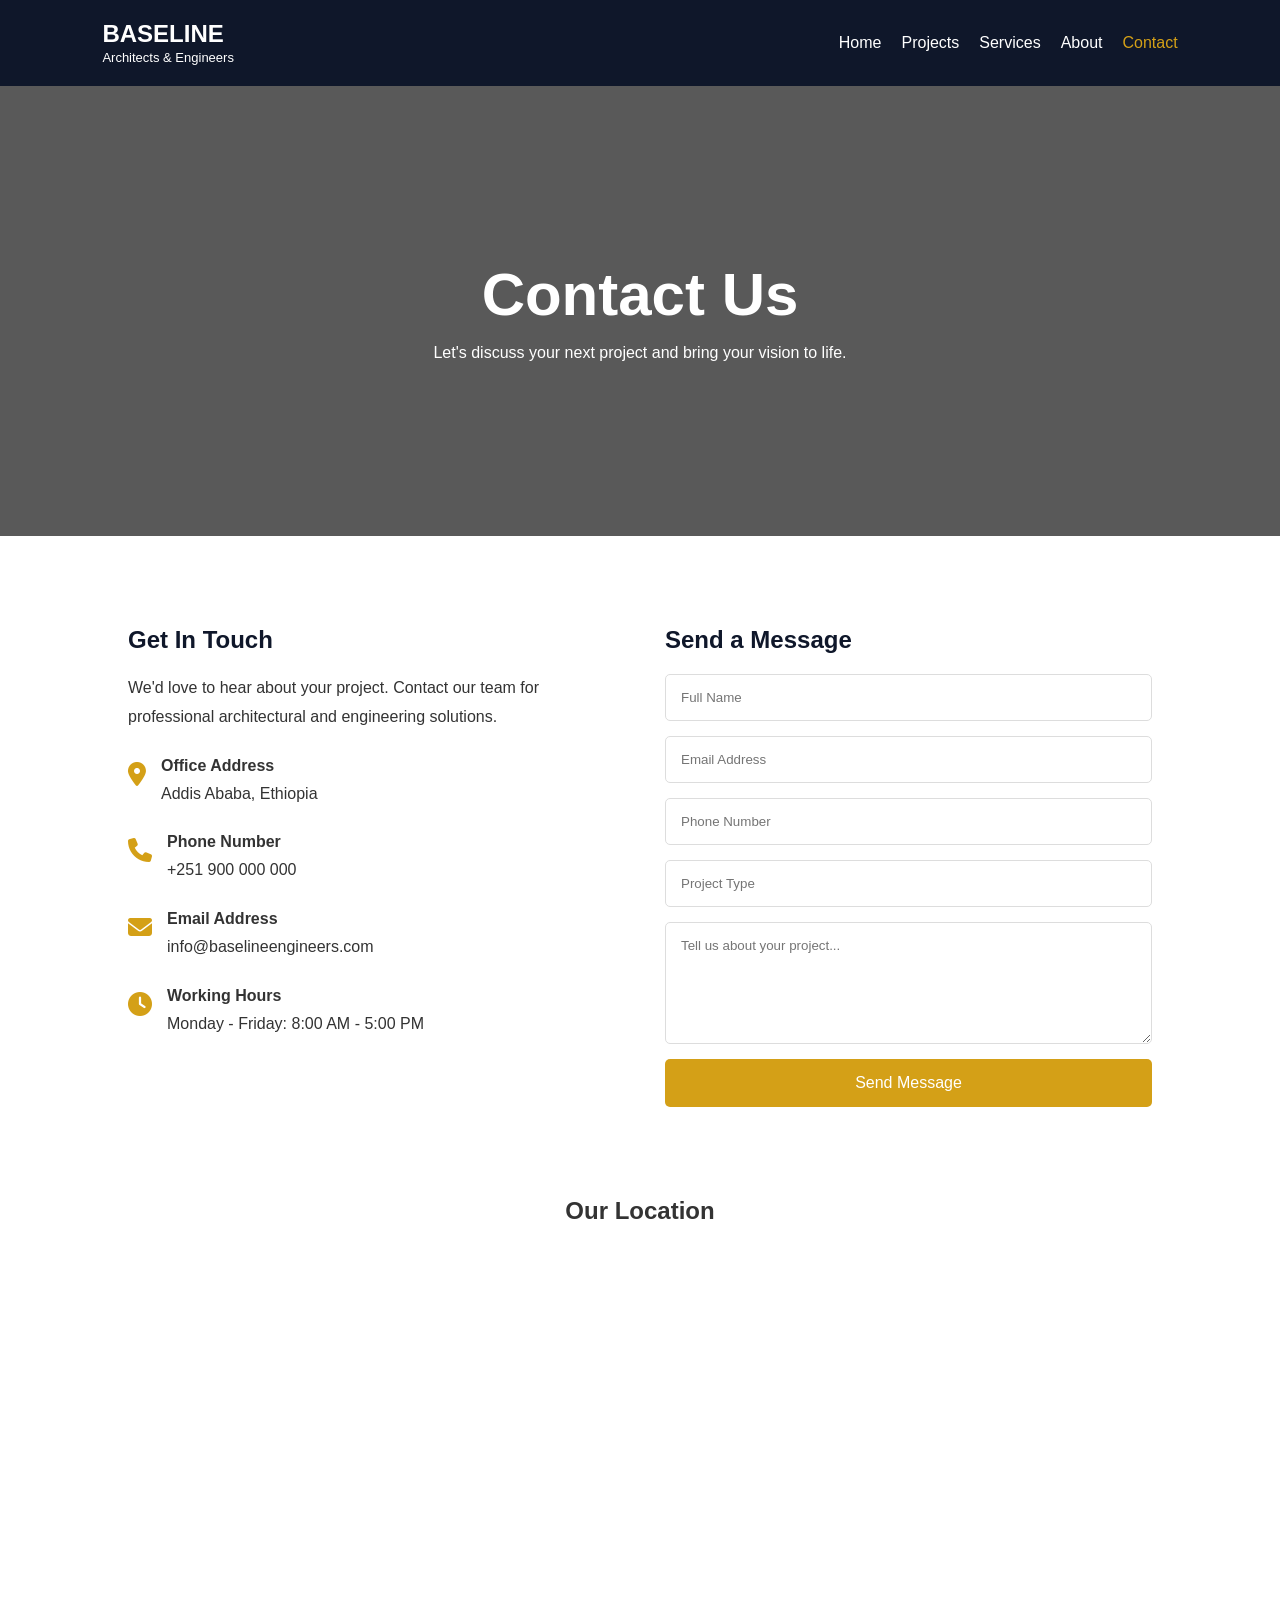
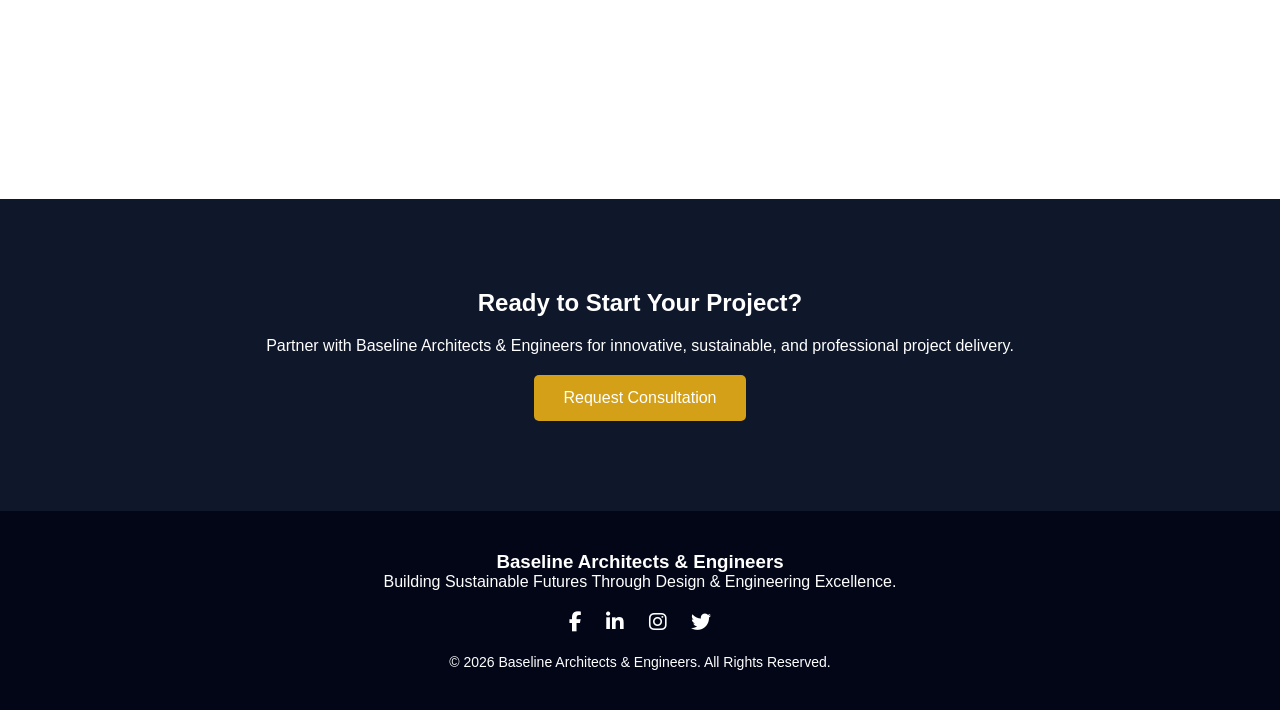
<file: contact.html>
<!DOCTYPE html>
<html lang="en">
<head>
<meta charset="UTF-8">
<meta name="viewport" content="width=device-width, initial-scale=1.0">
<title>Contact Us | Baseline Architects & Engineers</title>

<link rel="stylesheet" href="contact.css">

<link rel="stylesheet"
href="https://cdnjs.cloudflare.com/ajax/libs/font-awesome/6.5.1/css/all.min.css">

</head>
<body>

<!-- Header -->

<header>

    <div class="logo">
        <h2>BASELINE</h2>
        <span>Architects & Engineers</span>
    </div>

    <nav>
        <ul>
            <li><a href="index.html">Home</a></li>
            <li><a href="projects.html">Projects</a></li>
            <li><a href="services.html">Services</a></li>
            <li><a href="about.html">About</a></li>
            <li><a href="contact.html" class="active">Contact</a></li>
        </ul>
    </nav>

</header>

<!-- Hero Section -->

<section class="hero">

    <div class="hero-content">
        <h1>Contact Us</h1>
        <p>
            Let's discuss your next project and bring your vision to life.
        </p>
    </div>

</section>

<!-- Contact Section -->

<section class="contact-container">

    <!-- Contact Information -->

    <div class="contact-info">

        <h2>Get In Touch</h2>

        <p>
            We'd love to hear about your project. Contact our team
            for professional architectural and engineering solutions.
        </p>

        <div class="info-box">
            <i class="fas fa-map-marker-alt"></i>
            <div>
                <h4>Office Address</h4>
                <p>Addis Ababa, Ethiopia</p>
            </div>
        </div>

        <div class="info-box">
            <i class="fas fa-phone"></i>
            <div>
                <h4>Phone Number</h4>
                <p>+251 900 000 000</p>
            </div>
        </div>

        <div class="info-box">
            <i class="fas fa-envelope"></i>
            <div>
                <h4>Email Address</h4>
                <p>info@baselineengineers.com</p>
            </div>
        </div>

        <div class="info-box">
            <i class="fas fa-clock"></i>
            <div>
                <h4>Working Hours</h4>
                <p>Monday - Friday: 8:00 AM - 5:00 PM</p>
            </div>
        </div>

    </div>

    <!-- Contact Form -->

    <div class="contact-form">

        <h2>Send a Message</h2>

        <form action="#">

            <input type="text" placeholder="Full Name" required>

            <input type="email" placeholder="Email Address" required>

            <input type="text" placeholder="Phone Number">

            <input type="text" placeholder="Project Type">

            <textarea rows="6"
            placeholder="Tell us about your project..." required></textarea>

            <button type="submit">
                Send Message
            </button>

        </form>

    </div>

</section>

<!-- Google Map -->

<section class="map-section">

    <h2>Our Location</h2>

    <iframe
        src="https://www.google.com/maps?q=Addis%20Ababa%20Ethiopia&output=embed"
        allowfullscreen=""
        loading="lazy">
    </iframe>

</section>

<!-- Call To Action -->

<section class="cta">

    <h2>Ready to Start Your Project?</h2>

    <p>
        Partner with Baseline Architects & Engineers for innovative,
        sustainable, and professional project delivery.
    </p>

    <a href="#" class="btn">Request Consultation</a>

</section>

<!-- Footer -->

<footer>

    <h3>Baseline Architects & Engineers</h3>

    <p>
        Building Sustainable Futures Through Design &
        Engineering Excellence.
    </p>

    <div class="social-icons">

        <a href="#"><i class="fab fa-facebook-f"></i></a>

        <a href="#"><i class="fab fa-linkedin-in"></i></a>

        <a href="#"><i class="fab fa-instagram"></i></a>

        <a href="#"><i class="fab fa-twitter"></i></a>

    </div>

    <p class="copyright">
        © 2026 Baseline Architects & Engineers.
        All Rights Reserved.
    </p>

</footer>

</body>
</html>
</file>
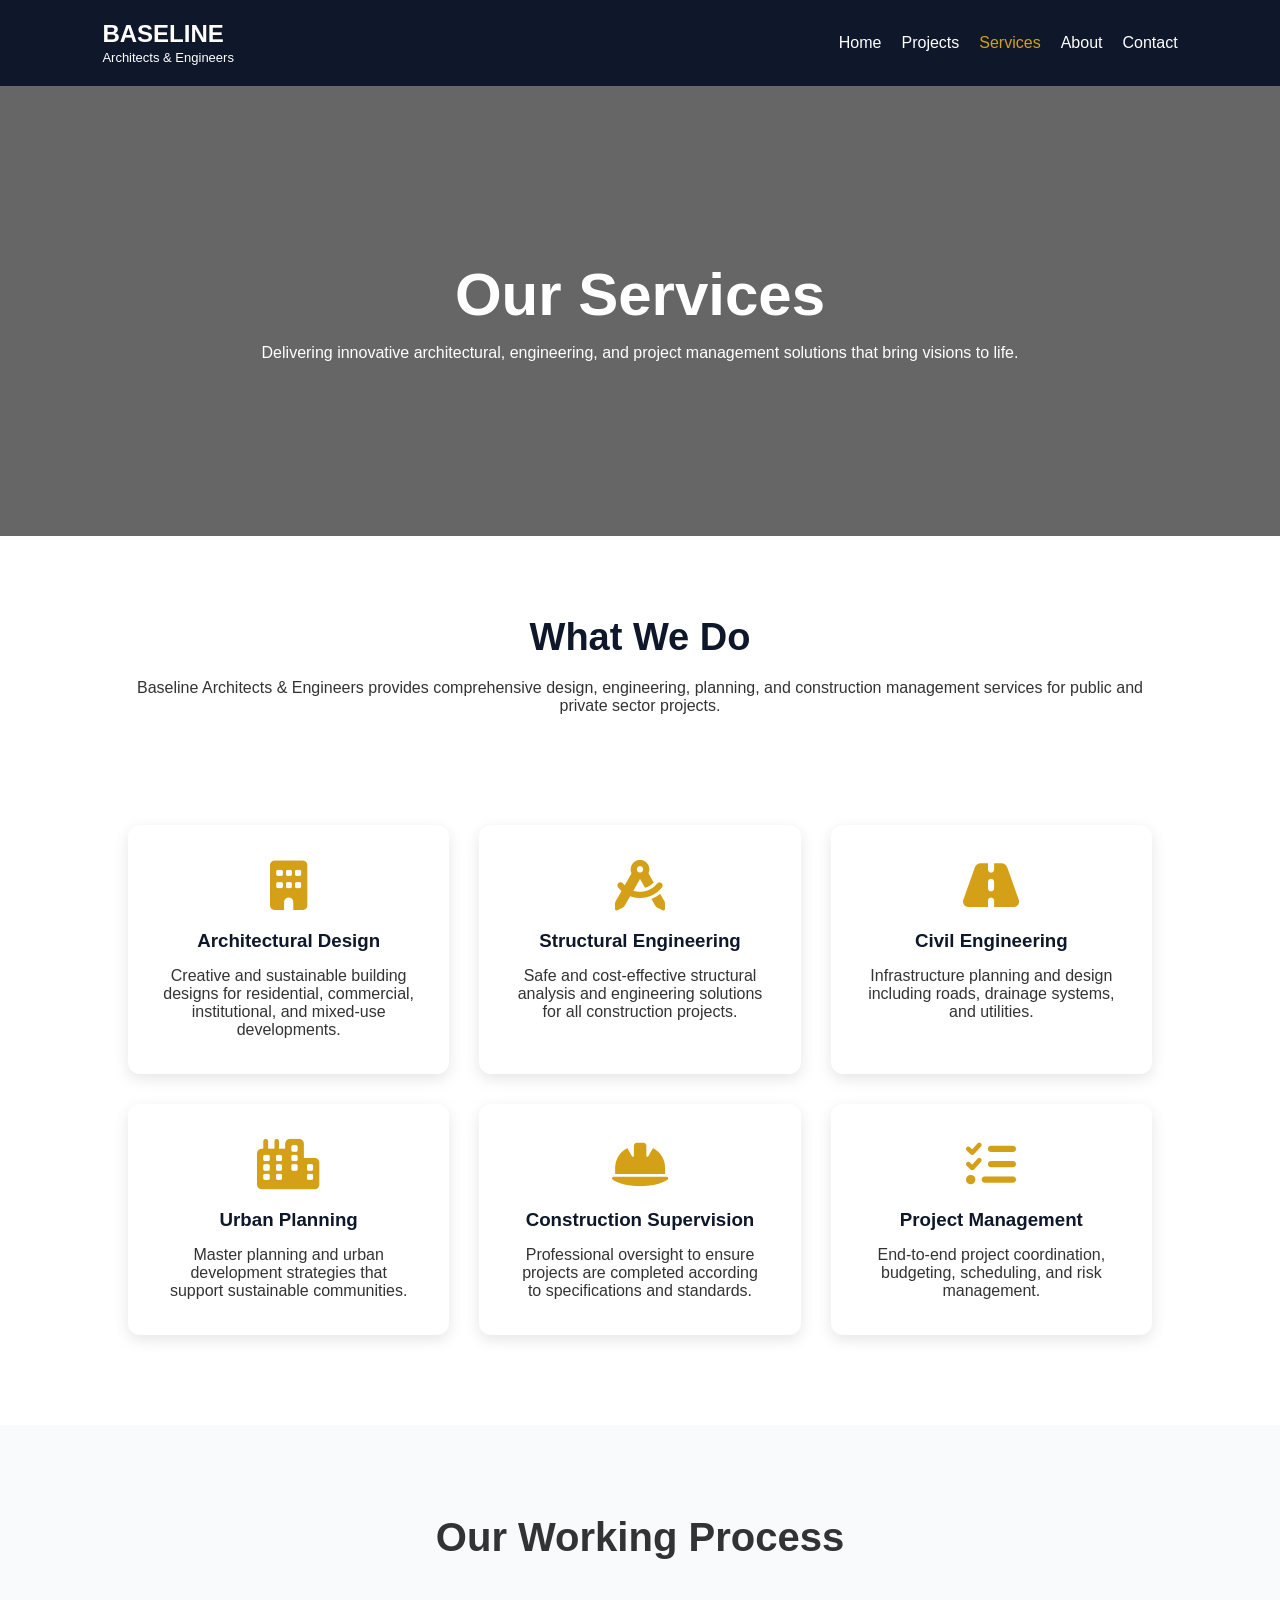
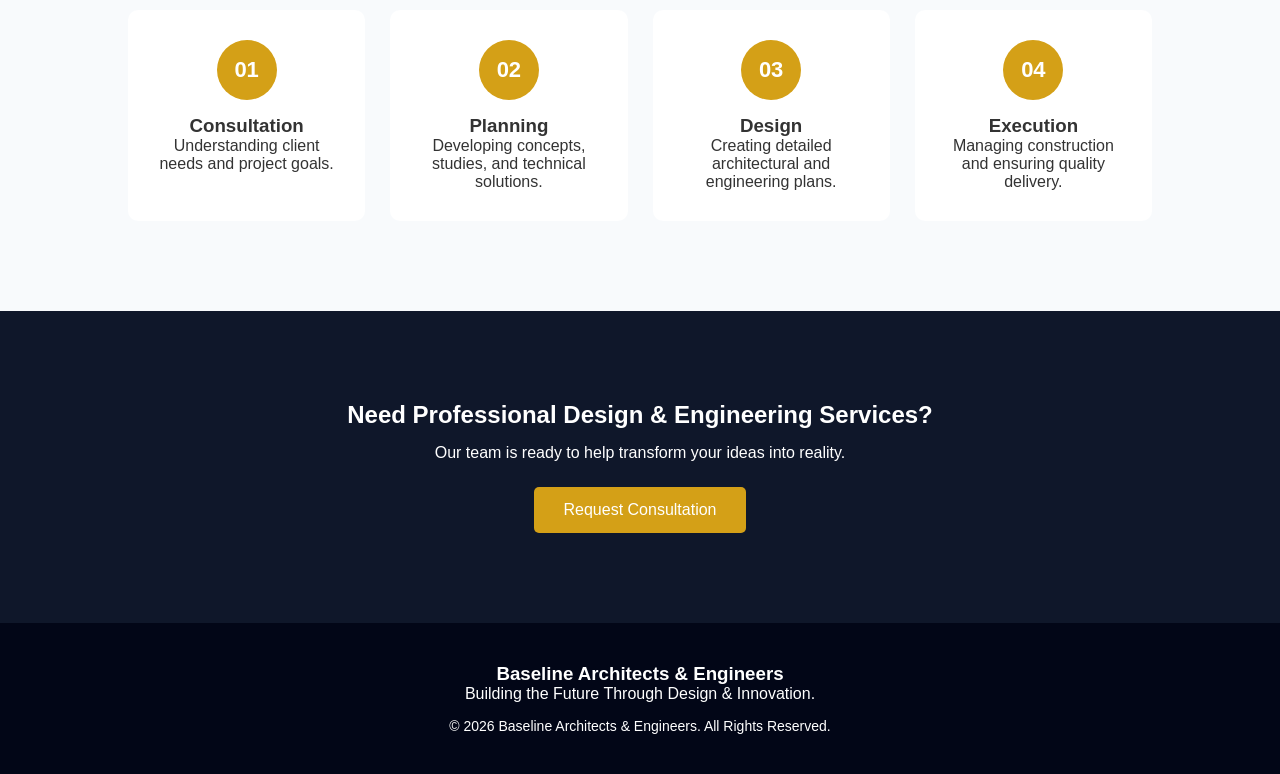
<file: services.html>
<!DOCTYPE html>
<html lang="en">
<head>
<meta charset="UTF-8">
<meta name="viewport" content="width=device-width, initial-scale=1.0">
<title>Services | Baseline Architects & Engineers</title>
<link rel="stylesheet" href="services.css">

<link rel="stylesheet"
href="https://cdnjs.cloudflare.com/ajax/libs/font-awesome/6.5.1/css/all.min.css">
</head>

<body>

<!-- Header -->
<header>
    <div class="logo">
        <h2>BASELINE</h2>
        <span>Architects & Engineers</span>
    </div>

    <nav>
        <ul>
            <li><a href="index.html">Home</a></li>
            <li><a href="projects.html">Projects</a></li>
            <li><a href="services.html" class="active">Services</a></li>
            <li><a href="about.html">About</a></li>
            <li><a href="contact.html">Contact</a></li>
        </ul>
    </nav>
</header>

<!-- Hero Section -->
<section class="hero">
    <div class="hero-content">
        <h1>Our Services</h1>
        <p>
            Delivering innovative architectural, engineering,
            and project management solutions that bring visions to life.
        </p>
    </div>
</section>

<!-- Introduction -->
<section class="intro">
    <h2>What We Do</h2>
    <p>
        Baseline Architects & Engineers provides comprehensive
        design, engineering, planning, and construction management
        services for public and private sector projects.
    </p>
</section>

<!-- Services Grid -->
<section class="services">

    <div class="service-card">
        <i class="fas fa-building"></i>
        <h3>Architectural Design</h3>
        <p>
            Creative and sustainable building designs for residential,
            commercial, institutional, and mixed-use developments.
        </p>
    </div>

    <div class="service-card">
        <i class="fas fa-drafting-compass"></i>
        <h3>Structural Engineering</h3>
        <p>
            Safe and cost-effective structural analysis and engineering
            solutions for all construction projects.
        </p>
    </div>

    <div class="service-card">
        <i class="fas fa-road"></i>
        <h3>Civil Engineering</h3>
        <p>
            Infrastructure planning and design including roads,
            drainage systems, and utilities.
        </p>
    </div>

    <div class="service-card">
        <i class="fas fa-city"></i>
        <h3>Urban Planning</h3>
        <p>
            Master planning and urban development strategies that
            support sustainable communities.
        </p>
    </div>

    <div class="service-card">
        <i class="fas fa-hard-hat"></i>
        <h3>Construction Supervision</h3>
        <p>
            Professional oversight to ensure projects are completed
            according to specifications and standards.
        </p>
    </div>

    <div class="service-card">
        <i class="fas fa-tasks"></i>
        <h3>Project Management</h3>
        <p>
            End-to-end project coordination, budgeting,
            scheduling, and risk management.
        </p>
    </div>

</section>

<!-- Process Section -->
<section class="process">

    <h2>Our Working Process</h2>

    <div class="process-container">

        <div class="step">
            <span>01</span>
            <h3>Consultation</h3>
            <p>Understanding client needs and project goals.</p>
        </div>

        <div class="step">
            <span>02</span>
            <h3>Planning</h3>
            <p>Developing concepts, studies, and technical solutions.</p>
        </div>

        <div class="step">
            <span>03</span>
            <h3>Design</h3>
            <p>Creating detailed architectural and engineering plans.</p>
        </div>

        <div class="step">
            <span>04</span>
            <h3>Execution</h3>
            <p>Managing construction and ensuring quality delivery.</p>
        </div>

    </div>

</section>

<!-- CTA -->
<section class="cta">
    <h2>Need Professional Design & Engineering Services?</h2>
    <p>
        Our team is ready to help transform your ideas into reality.
    </p>
    <a href="contact.html" class="btn">Request Consultation</a>
</section>

<!-- Footer -->
<footer>
    <h3>Baseline Architects & Engineers</h3>
    <p>Building the Future Through Design & Innovation.</p>

    <p class="copyright">
        © 2026 Baseline Architects & Engineers. All Rights Reserved.
    </p>
</footer>

</body>
</html>
</file>
<file: contact.css>
*{
margin:0;
padding:0;
box-sizing:border-box;
font-family:'Segoe UI',sans-serif;
}

body{
background:#fff;
color:#333;
}

/* Header */

header{
display:flex;
justify-content:space-between;
align-items:center;
padding:20px 8%;
background:#0f172a;
color:white;
}

.logo span{
font-size:13px;
}

nav ul{
display:flex;
list-style:none;
}

nav li{
margin-left:20px;
}

nav a{
color:white;
text-decoration:none;
}

.active{
color:#d4a017;
}

/* Hero */

.hero{
height:50vh;
background:
linear-gradient(rgba(0,0,0,.65),
rgba(0,0,0,.65)),
url('https://images.unsplash.com/photo-1511818966892-d7d671e672a2?w=1600');
background-size:cover;
background-position:center;
display:flex;
justify-content:center;
align-items:center;
text-align:center;
color:white;
}

.hero h1{
font-size:60px;
margin-bottom:15px;
}

/* Contact Section */

.contact-container{
padding:90px 10%;
display:grid;
grid-template-columns:1fr 1fr;
gap:50px;
}

.contact-info h2,
.contact-form h2{
margin-bottom:20px;
color:#0f172a;
}

.contact-info p{
line-height:1.8;
}

.info-box{
display:flex;
align-items:flex-start;
margin-top:25px;
}

.info-box i{
font-size:24px;
color:#d4a017;
margin-right:15px;
margin-top:5px;
}

.info-box h4{
margin-bottom:5px;
}

/* Form */

.contact-form form{
display:flex;
flex-direction:column;
}

.contact-form input,
.contact-form textarea{
padding:15px;
margin-bottom:15px;
border:1px solid #ddd;
border-radius:5px;
outline:none;
}

.contact-form button{
padding:15px;
border:none;
background:#d4a017;
color:white;
font-size:16px;
cursor:pointer;
border-radius:5px;
}

.contact-form button:hover{
background:#b8860b;
}

/* Map */

.map-section{
padding:0 10% 90px;
text-align:center;
}

.map-section h2{
margin-bottom:30px;
}

.map-section iframe{
width:100%;
height:450px;
border:none;
border-radius:10px;
}

/* CTA */

.cta{
background:#0f172a;
color:white;
text-align:center;
padding:90px 10%;
}

.cta h2{
margin-bottom:20px;
}

.btn{
display:inline-block;
margin-top:20px;
padding:14px 30px;
background:#d4a017;
color:white;
text-decoration:none;
border-radius:5px;
}

/* Footer */

footer{
background:#020617;
color:white;
text-align:center;
padding:40px 20px;
}

.social-icons{
margin:20px 0;
}

.social-icons a{
color:white;
font-size:20px;
margin:0 10px;
}

.social-icons a:hover{
color:#d4a017;
}

.copyright{
font-size:14px;
margin-top:10px;
}

/* Responsive */

@media(max-width:768px){

header{
flex-direction:column;
gap:15px;
}

nav ul{
flex-wrap:wrap;
justify-content:center;
}

.hero h1{
font-size:40px;
}

.contact-container{
grid-template-columns:1fr;
}

.map-section iframe{
height:300px;
}
}
</file>
<file: services.css>
*{
    margin:0;
    padding:0;
    box-sizing:border-box;
    font-family:'Segoe UI',sans-serif;
}

body{
    color:#333;
    background:#fff;
}

/* Header */

header{
    background:#0f172a;
    color:white;
    padding:20px 8%;
    display:flex;
    justify-content:space-between;
    align-items:center;
}

.logo span{
    font-size:13px;
}

nav ul{
    display:flex;
    list-style:none;
}

nav li{
    margin-left:20px;
}

nav a{
    text-decoration:none;
    color:white;
}

.active{
    color:#d4a017;
}

/* Hero */

.hero{
    height:50vh;
    background:linear-gradient(rgba(0,0,0,.6),
    rgba(0,0,0,.6)),
    url('https://images.unsplash.com/photo-1503387762-592deb58ef4e?w=1600');
    background-size:cover;
    background-position:center;
    display:flex;
    justify-content:center;
    align-items:center;
    color:white;
    text-align:center;
}

.hero h1{
    font-size:60px;
    margin-bottom:15px;
}

/* Intro */

.intro{
    padding:80px 10%;
    text-align:center;
}

.intro h2{
    color:#0f172a;
    margin-bottom:20px;
    font-size:38px;
}

/* Services */

.services{
    padding:30px 10% 90px;
    display:grid;
    grid-template-columns:repeat(auto-fit,minmax(300px,1fr));
    gap:30px;
}

.service-card{
    background:white;
    padding:35px;
    border-radius:12px;
    text-align:center;
    box-shadow:0 5px 15px rgba(0,0,0,0.1);
    transition:0.3s;
}

.service-card:hover{
    transform:translateY(-10px);
}

.service-card i{
    font-size:50px;
    color:#d4a017;
    margin-bottom:20px;
}

.service-card h3{
    margin-bottom:15px;
    color:#0f172a;
}

/* Process */

.process{
    background:#f8fafc;
    padding:90px 10%;
    text-align:center;
}

.process h2{
    margin-bottom:50px;
    font-size:40px;
}

.process-container{
    display:grid;
    grid-template-columns:repeat(auto-fit,minmax(220px,1fr));
    gap:25px;
}

.step{
    background:white;
    padding:30px;
    border-radius:10px;
}

.step span{
    display:inline-block;
    width:60px;
    height:60px;
    line-height:60px;
    border-radius:50%;
    background:#d4a017;
    color:white;
    font-size:22px;
    font-weight:bold;
    margin-bottom:15px;
}

/* CTA */

.cta{
    background:#0f172a;
    color:white;
    padding:90px 10%;
    text-align:center;
}

.cta h2{
    margin-bottom:15px;
}

.btn{
    display:inline-block;
    margin-top:25px;
    background:#d4a017;
    color:white;
    text-decoration:none;
    padding:14px 30px;
    border-radius:5px;
}

/* Footer */

footer{
    background:#020617;
    color:white;
    text-align:center;
    padding:40px 20px;
}

.copyright{
    margin-top:15px;
    font-size:14px;
}

/* Responsive */

@media(max-width:768px){

    header{
        flex-direction:column;
        gap:15px;
    }

    nav ul{
        flex-wrap:wrap;
        justify-content:center;
    }

    .hero h1{
        font-size:40px;
    }
}
</file>
